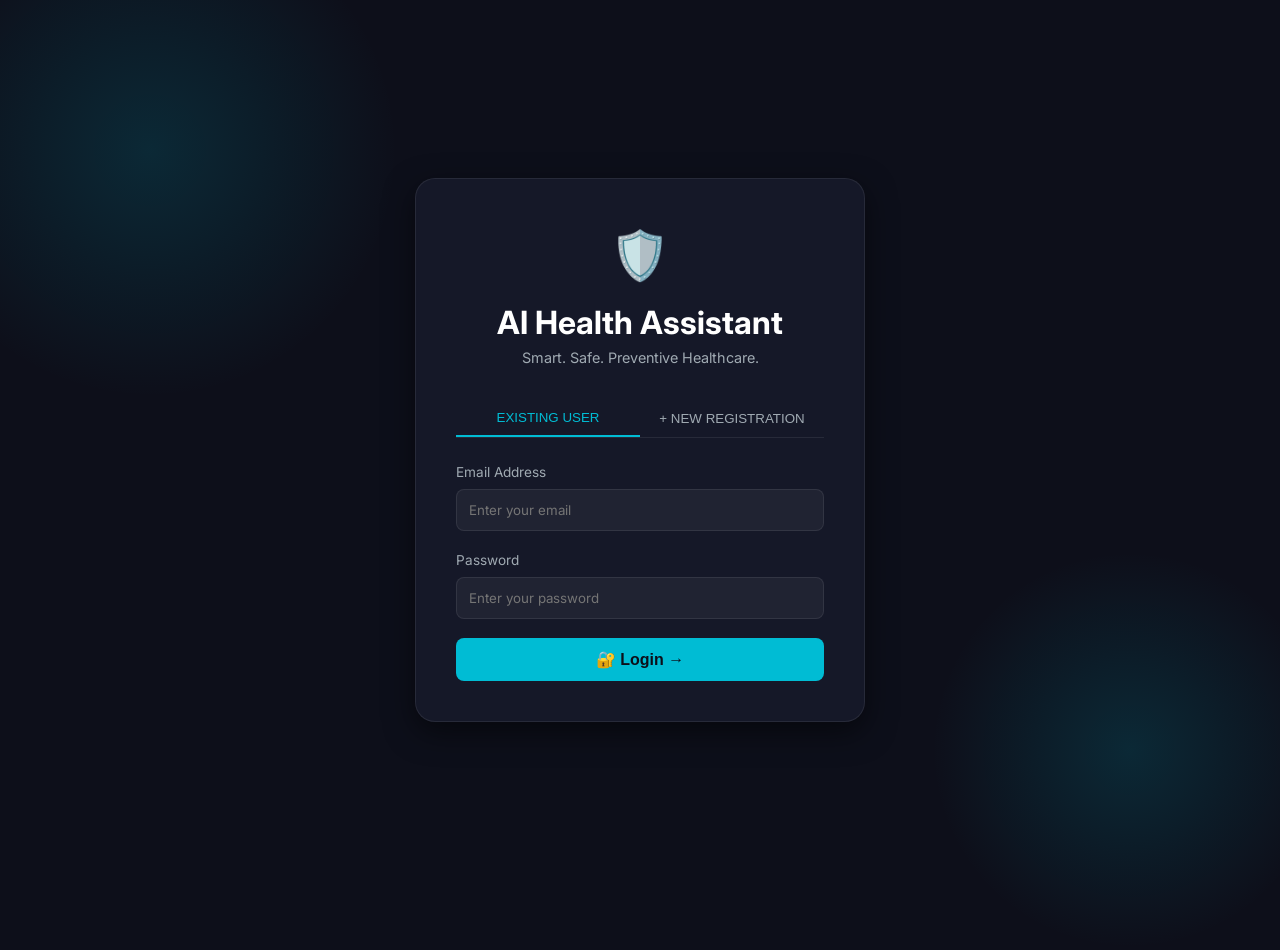
<file: front/index.html>
<!DOCTYPE html>
<html lang="en">
<head>
  <meta charset="UTF-8">
  <meta name="viewport" content="width=device-width, initial-scale=1.0">
  <title>AI Health Assistant - Login</title>
  <link rel="stylesheet" href="style.css">
  <link href="https://fonts.googleapis.com/css2?family=Inter:wght@300;400;500;600;700&display=swap" rel="stylesheet">
  <link rel="manifest" href="manifest.json">
</head>
<body class="auth-body">
  <!-- Floating Circle Decorations -->
  <div class="circle circle-1"></div>
  <div class="circle circle-2"></div>

  <div class="auth-container">
    <div class="auth-header">
      <div class="app-logo">🛡️</div>
      <h1>AI Health Assistant</h1>
      <p class="tagline">Smart. Safe. Preventive Healthcare.</p>
    </div>

    <div class="auth-tabs">
      <button class="tab-btn active" id="tab-login" onclick="switchTab('login')">EXISTING USER</button>
      <button class="tab-btn" id="tab-register" onclick="switchTab('register')">+ NEW REGISTRATION</button>
    </div>

    <!-- Login Form -->
    <form id="login-form" class="auth-form active">
      <div class="form-group">
        <label>Email Address</label>
        <input type="email" id="login-email" placeholder="Enter your email" required>
      </div>
      <div class="form-group">
        <label>Password</label>
        <input type="password" id="login-password" placeholder="Enter your password" required>
      </div>
      <button type="submit" class="btn-primary">🔐 Login &rarr;</button>
    </form>

    <!-- Register Form -->
    <form id="register-form" class="auth-form">
      <div class="form-group">
        <label>Full Name</label>
        <input type="text" id="reg-name" placeholder="Enter your name" required>
      </div>
      <div class="form-group">
        <label>Email Address</label>
        <input type="email" id="reg-email" placeholder="Enter your email" required>
      </div>
      <div class="form-group">
        <label>Password</label>
        <input type="password" id="reg-password" placeholder="Create a password" required>
      </div>
      <div class="form-row">
        <div class="form-group">
          <label>Age</label>
          <input type="number" id="reg-age" placeholder="Age" required>
        </div>
        <div class="form-group">
          <label>Gender</label>
          <select id="reg-gender" required>
            <option value="Male">Male</option>
            <option value="Female">Female</option>
            <option value="Other">Other</option>
          </select>
        </div>
      </div>
      <div class="form-group">
        <label>City</label>
        <input type="text" id="reg-city" placeholder="e.g. Coimbatore" required>
      </div>
      <button type="submit" class="btn-primary">Register &rarr;</button>
    </form>
  </div>

  <!-- Toast Notification Container -->
  <div id="toast-container"></div>

  <script src="app.js"></script>
</body>
</html>
</file>
<file: front/style.css>
@import url('https://fonts.googleapis.com/css2?family=Inter:wght@300;400;500;600;700&display=swap');

:root {
  --bg-dark: #0d0f1a;
  --bg-card: #151828;
  --bg-card-hover: #1c2035;
  --accent-cyan: #00bcd4;
  --accent-cyan-hover: #00acc1;
  --text-primary: #ffffff;
  --text-secondary: #a0aab2;
  --danger-red: #ff4c4c;
  --warning-yellow: #ffb74d;
  --success-green: #4caf50;
  --info-blue: #2196f3;
  --border-color: rgba(255, 255, 255, 0.08);
  --border-radius-sm: 8px;
  --border-radius-md: 12px;
  --border-radius-lg: 20px;
  --transition-speed: 0.3s;
}

* {
  margin: 0;
  padding: 0;
  box-sizing: border-box;
}

body {
  font-family: 'Inter', sans-serif;
  background-color: var(--bg-dark);
  color: var(--text-primary);
  line-height: 1.5;
  overflow-x: hidden;
}

/* Auth Page Styles (index.html) */
.auth-body {
  display: flex;
  justify-content: center;
  align-items: center;
  min-height: 100vh;
  position: relative;
  overflow: hidden;
}

.circle {
  position: absolute;
  border-radius: 50%;
  background: radial-gradient(circle, rgba(0, 188, 212, 0.15) 0%, rgba(0, 188, 212, 0) 70%);
  z-index: 0;
}

.circle-1 {
  width: 500px;
  height: 500px;
  top: -100px;
  left: -100px;
}

.circle-2 {
  width: 400px;
  height: 400px;
  bottom: -50px;
  right: -50px;
}

.auth-container {
  background-color: var(--bg-card);
  padding: 2.5rem;
  border-radius: var(--border-radius-lg);
  box-shadow: 0 10px 30px rgba(0,0,0,0.5);
  border: 1px solid var(--border-color);
  width: 100%;
  max-width: 450px;
  z-index: 1;
  backdrop-filter: blur(10px);
}

.auth-header {
  text-align: center;
  margin-bottom: 2rem;
}

.app-logo {
  font-size: 3rem;
  margin-bottom: 0.5rem;
}

.tagline {
  color: var(--text-secondary);
  font-size: 0.9rem;
}

.auth-tabs {
  display: flex;
  margin-bottom: 1.5rem;
  border-bottom: 1px solid var(--border-color);
}

.tab-btn {
  flex: 1;
  background: none;
  border: none;
  color: var(--text-secondary);
  padding: 10px 0;
  cursor: pointer;
  font-weight: 500;
  transition: all var(--transition-speed);
}

.tab-btn.active {
  color: var(--accent-cyan);
  border-bottom: 2px solid var(--accent-cyan);
}

.auth-form {
  display: none;
  animation: fadeIn 0.3s ease-in-out;
}

.auth-form.active {
  display: block;
}

.form-group {
  margin-bottom: 1.2rem;
}

.form-row {
  display: flex;
  gap: 1rem;
}

.form-row .form-group {
  flex: 1;
}

label {
  display: block;
  font-size: 0.85rem;
  margin-bottom: 0.4rem;
  color: var(--text-secondary);
}

input, select, textarea {
  width: 100%;
  padding: 12px;
  background-color: rgba(255, 255, 255, 0.05);
  border: 1px solid var(--border-color);
  border-radius: var(--border-radius-sm);
  color: var(--text-primary);
  font-family: inherit;
  transition: border-color var(--transition-speed);
}

input:focus, select:focus, textarea:focus {
  outline: none;
  border-color: var(--accent-cyan);
  background-color: rgba(0, 188, 212, 0.05);
}

.btn-primary {
  width: 100%;
  padding: 12px;
  background-color: var(--accent-cyan);
  color: #0d0f1a;
  border: none;
  border-radius: var(--border-radius-sm);
  font-weight: 600;
  font-size: 1rem;
  cursor: pointer;
  transition: background-color var(--transition-speed), transform 0.1s;
}

.btn-primary:hover {
  background-color: var(--accent-cyan-hover);
}

.btn-primary:active {
  transform: scale(0.98);
}


/* App Shell Styles (app.html) */
.app-body {
  height: 100vh;
  overflow: hidden;
}

.app-container {
  display: flex;
  height: 100%;
}

/* Sidebar */
.sidebar {
  width: 280px;
  background-color: var(--bg-card);
  border-right: 1px solid var(--border-color);
  display: flex;
  flex-direction: column;
  padding: 1.5rem;
  transition: transform var(--transition-speed);
}

.sidebar-header {
  margin-bottom: 2rem;
}

.logo-container {
  display: flex;
  align-items: center;
  gap: 0.5rem;
  margin-bottom: 0.3rem;
}

.logo-container h2 {
  font-size: 1.2rem;
  font-weight: 600;
}

.user-profile {
  display: flex;
  align-items: center;
  gap: 1rem;
  padding: 1rem;
  background-color: rgba(255, 255, 255, 0.03);
  border-radius: var(--border-radius-md);
  margin-bottom: 1.5rem;
  position: relative;
}

.avatar {
  width: 40px;
  height: 40px;
  background-color: var(--accent-cyan);
  color: var(--bg-dark);
  border-radius: 50%;
  display: flex;
  justify-content: center;
  align-items: center;
  font-weight: 700;
}

.user-info h3 {
  font-size: 0.9rem;
  margin-bottom: 0.2rem;
}

.user-info p {
  font-size: 0.75rem;
  color: var(--text-secondary);
}

.language-toggle {
  position: absolute;
  top: 10px;
  right: 10px;
  font-size: 0.7rem;
  background-color: rgba(255, 255, 255, 0.1);
  padding: 2px 6px;
  border-radius: 4px;
  cursor: pointer;
}

.btn-new-chat {
  display: flex;
  align-items: center;
  justify-content: center;
  gap: 0.5rem;
  width: 100%;
  padding: 10px;
  background-color: transparent;
  border: 1px solid var(--accent-cyan);
  color: var(--accent-cyan);
  border-radius: var(--border-radius-sm);
  cursor: pointer;
  margin-bottom: 1.5rem;
  transition: all var(--transition-speed);
}

.btn-new-chat:hover {
  background-color: rgba(0, 188, 212, 0.1);
}

.sidebar-nav {
  display: flex;
  flex-direction: column;
  gap: 0.5rem;
  flex-grow: 1;
}

.nav-item {
  display: flex;
  align-items: center;
  gap: 0.8rem;
  padding: 10px 12px;
  color: var(--text-secondary);
  text-decoration: none;
  border-radius: var(--border-radius-sm);
  transition: all 0.2s;
}

.nav-item:hover {
  background-color: rgba(255, 255, 255, 0.05);
  color: var(--text-primary);
}

.nav-item.active {
  background-color: rgba(0, 188, 212, 0.1);
  color: var(--accent-cyan);
}

.history-section {
  margin-top: 1.5rem;
  flex-grow: 1;
  overflow-y: auto;
}

.history-section h4 {
  font-size: 0.8rem;
  color: var(--text-secondary);
  text-transform: uppercase;
  margin-bottom: 0.8rem;
  letter-spacing: 0.5px;
}

.history-list {
  list-style: none;
}

.history-item {
  font-size: 0.85rem;
  color: var(--text-secondary);
  padding: 6px 0;
  cursor: pointer;
  white-space: nowrap;
  overflow: hidden;
  text-overflow: ellipsis;
  transition: color 0.2s;
}

.history-item:hover {
  color: var(--text-primary);
}

.btn-logout {
  display: flex;
  align-items: center;
  gap: 0.5rem;
  background: none;
  border: none;
  color: var(--text-secondary);
  cursor: pointer;
  padding: 10px 0;
  margin-top: auto;
  transition: color 0.2s;
}

.btn-logout:hover {
  color: var(--danger-red);
}

.sidebar-footer {
  margin-top: 1rem;
  font-size: 0.7rem;
  color: var(--text-secondary);
  text-align: center;
  border-top: 1px solid var(--border-color);
  padding-top: 1rem;
}

/* Main Content */
.main-content {
  flex-grow: 1;
  display: flex;
  flex-direction: column;
  position: relative;
  background: radial-gradient(circle at top right, rgba(0, 188, 212, 0.05), transparent 40%);
}

.view-section {
  flex-grow: 1;
  display: flex;
  flex-direction: column;
  height: 100%;
}

/* Chat Console */
.chat-header {
  padding: 1.5rem 2rem;
  border-bottom: 1px solid var(--border-color);
  display: flex;
  justify-content: space-between;
  align-items: center;
}

.chat-messages {
  flex-grow: 1;
  padding: 2rem;
  overflow-y: auto;
  display: flex;
  flex-direction: column;
  gap: 1.5rem;
}

/* Chat Bubbles */
.message {
  max-width: 75%;
  animation: messageEnter 0.3s ease-out forwards;
  opacity: 0;
  transform: translateY(10px);
}

@keyframes messageEnter {
  to {
    opacity: 1;
    transform: translateY(0);
  }
}

.message.user {
  align-self: flex-end;
}

.message.user .bubble {
  background-color: var(--accent-cyan);
  color: var(--bg-dark);
  border-radius: var(--border-radius-md) var(--border-radius-md) 0 var(--border-radius-md);
  padding: 12px 16px;
}

.message.bot {
  align-self: flex-start;
}

.message-label {
  font-size: 0.7rem;
  color: var(--text-secondary);
  margin-bottom: 4px;
  font-weight: 600;
  letter-spacing: 0.5px;
}

.message.bot .bubble {
  background-color: var(--bg-card);
  border: 1px solid var(--border-color);
  border-radius: var(--border-radius-md) var(--border-radius-md) var(--border-radius-md) 0;
  padding: 16px;
}

.timestamp {
  font-size: 0.7rem;
  color: var(--text-secondary);
  margin-top: 4px;
  text-align: right;
}

/* ML Prediction Card */
.ml-card {
  background: linear-gradient(145deg, #151828, #1a1e30);
  border-left: 4px solid var(--accent-cyan);
}

.disease-title {
  font-size: 1.2rem;
  font-weight: 600;
  margin-bottom: 1rem;
  display: flex;
  align-items: center;
  gap: 0.5rem;
}

.confidence-section {
  margin-bottom: 1rem;
}

.conf-label {
  display: flex;
  justify-content: space-between;
  font-size: 0.8rem;
  margin-bottom: 0.4rem;
}

.progress-bar {
  height: 6px;
  background-color: rgba(255, 255, 255, 0.1);
  border-radius: 3px;
  overflow: hidden;
}

.progress-fill {
  height: 100%;
  background-color: var(--accent-cyan);
  transition: width 1s ease-in-out;
}

.disclaimer {
  font-size: 0.75rem;
  color: var(--warning-yellow);
  font-style: italic;
  margin-bottom: 1rem;
}

.action-buttons {
  display: flex;
  gap: 0.5rem;
  flex-wrap: wrap;
}

.btn-sm {
  padding: 6px 12px;
  background-color: rgba(255, 255, 255, 0.05);
  border: 1px solid var(--border-color);
  color: var(--text-primary);
  border-radius: 20px;
  font-size: 0.8rem;
  cursor: pointer;
  transition: all 0.2s;
}

.btn-sm:hover {
  background-color: rgba(0, 188, 212, 0.1);
  border-color: var(--accent-cyan);
  color: var(--accent-cyan);
}

/* Health Guidance Card */
.guidance-card {
  border-left: 4px solid var(--info-blue);
}

.warning-block {
  background-color: rgba(255, 183, 77, 0.1);
  border: 1px solid rgba(255, 183, 77, 0.3);
  color: var(--warning-yellow);
  padding: 10px;
  border-radius: var(--border-radius-sm);
  margin-bottom: 1rem;
  font-size: 0.9rem;
}

.clinical-detail h5 {
  font-size: 0.9rem;
  margin-bottom: 0.5rem;
  color: var(--accent-cyan);
}

.clinical-detail p, .clinical-detail ul {
  font-size: 0.85rem;
  color: var(--text-secondary);
}
.clinical-detail ul {
  margin-left: 1.2rem;
  margin-top: 0.5rem;
}

/* Typing Indicator */
.typing-indicator {
  display: flex;
  gap: 4px;
  padding: 12px 16px;
  background-color: var(--bg-card);
  border-radius: var(--border-radius-md);
  width: fit-content;
  border: 1px solid var(--border-color);
}

.dot {
  width: 6px;
  height: 6px;
  background-color: var(--text-secondary);
  border-radius: 50%;
  animation: typing 1.4s infinite ease-in-out;
}

.dot:nth-child(1) { animation-delay: -0.32s; }
.dot:nth-child(2) { animation-delay: -0.16s; }

@keyframes typing {
  0%, 80%, 100% { transform: scale(0); }
  40% { transform: scale(1); }
}

/* Chat Input */
.chat-input-area {
  padding: 1.5rem 2rem;
  background-color: var(--bg-dark);
  border-top: 1px solid var(--border-color);
}

.chat-form {
  display: flex;
  gap: 1rem;
  background-color: var(--bg-card);
  padding: 8px;
  border-radius: 30px;
  border: 1px solid var(--border-color);
}

.chat-form input {
  flex-grow: 1;
  background: transparent;
  border: none;
  padding: 8px 16px;
  font-size: 0.95rem;
}

.chat-form input:focus {
  background: transparent;
}

.btn-send {
  width: 40px;
  height: 40px;
  border-radius: 50%;
  background-color: var(--accent-cyan);
  color: var(--bg-dark);
  border: none;
  display: flex;
  justify-content: center;
  align-items: center;
  cursor: pointer;
  transition: transform 0.2s;
}

.btn-send:hover {
  transform: scale(1.05);
}

/* Vaccine Tracker */
.vaccine-header {
  padding: 2rem;
  background-color: var(--bg-card);
  border-bottom: 1px solid var(--border-color);
  display: flex;
  flex-direction: column;
  gap: 1rem;
}

.vaccine-title {
  display: flex;
  justify-content: space-between;
  align-items: center;
}

.btn-text {
  background: none;
  border: none;
  color: var(--text-secondary);
  cursor: pointer;
  transition: color 0.2s;
}

.btn-text:hover { color: var(--text-primary); }

.vaccine-user-summary {
  display: flex;
  align-items: center;
  gap: 2rem;
  flex-wrap: wrap;
}

.vax-chips {
  display: flex;
  gap: 0.8rem;
  flex-wrap: wrap;
}

.vax-chip {
  padding: 4px 10px;
  border-radius: 20px;
  font-size: 0.8rem;
  background-color: rgba(255, 255, 255, 0.05);
}

.vax-register-btn {
  align-self: flex-start;
  width: auto;
  padding: 8px 20px;
}

.vaccine-grid {
  padding: 2rem;
  display: grid;
  grid-template-columns: repeat(auto-fill, minmax(300px, 1fr));
  gap: 1.5rem;
  overflow-y: auto;
}

.vax-card {
  background-color: var(--bg-card);
  border: 1px solid var(--border-color);
  border-radius: var(--border-radius-md);
  padding: 1.5rem;
  transition: transform 0.2s;
}

.vax-card:hover {
  transform: translateY(-5px);
}

.vax-card-header {
  display: flex;
  justify-content: space-between;
  align-items: flex-start;
  margin-bottom: 1rem;
}

.vax-icon-name {
  display: flex;
  align-items: center;
  gap: 0.8rem;
}

.vax-icon {
  font-size: 1.5rem;
}

.vax-name {
  font-weight: 600;
  font-size: 1.1rem;
}

.badge {
  font-size: 0.7rem;
  padding: 3px 8px;
  border-radius: 12px;
  font-weight: 600;
  letter-spacing: 0.5px;
}

.badge.completed { background-color: rgba(76, 175, 80, 0.2); color: var(--success-green); }
.badge.due { background-color: rgba(33, 150, 243, 0.2); color: var(--info-blue); }
.badge.overdue { background-color: rgba(255, 76, 76, 0.2); color: var(--danger-red); }
.badge.upcoming { background-color: rgba(255, 183, 77, 0.2); color: var(--warning-yellow); }

.vax-desc {
  font-size: 0.85rem;
  color: var(--text-secondary);
  margin-bottom: 0.5rem;
}

.vax-age {
  font-size: 0.8rem;
  color: var(--accent-cyan);
  margin-bottom: 1.5rem;
}

.vax-actions {
  display: flex;
  gap: 0.8rem;
}

.btn-outline {
  flex: 1;
  padding: 8px;
  background: transparent;
  border: 1px solid var(--border-color);
  color: var(--text-primary);
  border-radius: var(--border-radius-sm);
  font-size: 0.85rem;
  cursor: pointer;
  transition: all 0.2s;
}

.btn-outline:hover {
  background-color: rgba(255, 255, 255, 0.05);
}

/* Modal Overlay */
.modal-overlay {
  position: fixed;
  top: 0;
  left: 0;
  width: 100%;
  height: 100%;
  background-color: rgba(13, 15, 26, 0.8);
  backdrop-filter: blur(5px);
  display: flex;
  justify-content: center;
  align-items: center;
  z-index: 1000;
  opacity: 0;
  pointer-events: none;
  transition: opacity var(--transition-speed);
}

.modal-overlay.active {
  opacity: 1;
  pointer-events: all;
}

.modal-content {
  background-color: var(--bg-card);
  border: 1px solid var(--border-color);
  border-radius: var(--border-radius-lg);
  padding: 2rem;
  width: 90%;
  max-width: 500px;
  transform: translateY(20px);
  transition: transform var(--transition-speed);
  box-shadow: 0 15px 35px rgba(0,0,0,0.5);
}

.modal-overlay.active .modal-content {
  transform: translateY(0);
}

.modal-header h3 {
  font-size: 1.4rem;
  margin-bottom: 0.5rem;
}

.modal-header p {
  font-size: 0.85rem;
  color: var(--text-secondary);
  margin-bottom: 1.5rem;
}

.symptom-chips {
  display: flex;
  flex-wrap: wrap;
  gap: 0.5rem;
  margin-bottom: 1.5rem;
}

.chip {
  padding: 6px 12px;
  background-color: rgba(255, 255, 255, 0.05);
  border: 1px solid var(--border-color);
  color: var(--text-secondary);
  border-radius: 20px;
  font-size: 0.85rem;
  cursor: pointer;
  transition: all 0.2s;
}

.chip.selected {
  background-color: rgba(0, 188, 212, 0.15);
  border-color: var(--accent-cyan);
  color: var(--accent-cyan);
}

.modal-actions {
  display: flex;
  gap: 1rem;
  margin-top: 1.5rem;
}

/* Toast */
#toast-container {
  position: fixed;
  bottom: 20px;
  right: 20px;
  display: flex;
  flex-direction: column;
  gap: 10px;
  z-index: 9999;
}

.toast {
  background-color: var(--bg-card);
  color: var(--text-primary);
  padding: 12px 20px;
  border-radius: var(--border-radius-sm);
  border-left: 4px solid var(--accent-cyan);
  box-shadow: 0 4px 12px rgba(0,0,0,0.3);
  animation: slideIn 0.3s ease-out forwards, fadeOut 0.3s ease-in 2.7s forwards;
}

.toast.error { border-color: var(--danger-red); }
.toast.success { border-color: var(--success-green); }

@keyframes slideIn {
  from { transform: translateX(100%); opacity: 0; }
  to { transform: translateX(0); opacity: 1; }
}

@keyframes fadeOut {
  from { opacity: 1; }
  to { opacity: 0; }
}

/* Responsive */
@media (max-width: 768px) {
  .app-container {
    flex-direction: column;
  }
  .sidebar {
    width: 100%;
    height: auto;
    border-right: none;
    border-bottom: 1px solid var(--border-color);
    padding: 1rem;
  }
  .sidebar-nav {
    flex-direction: row;
    overflow-x: auto;
  }
  .nav-item {
    white-space: nowrap;
  }
  .history-section {
    display: none;
  }
}
</file>
